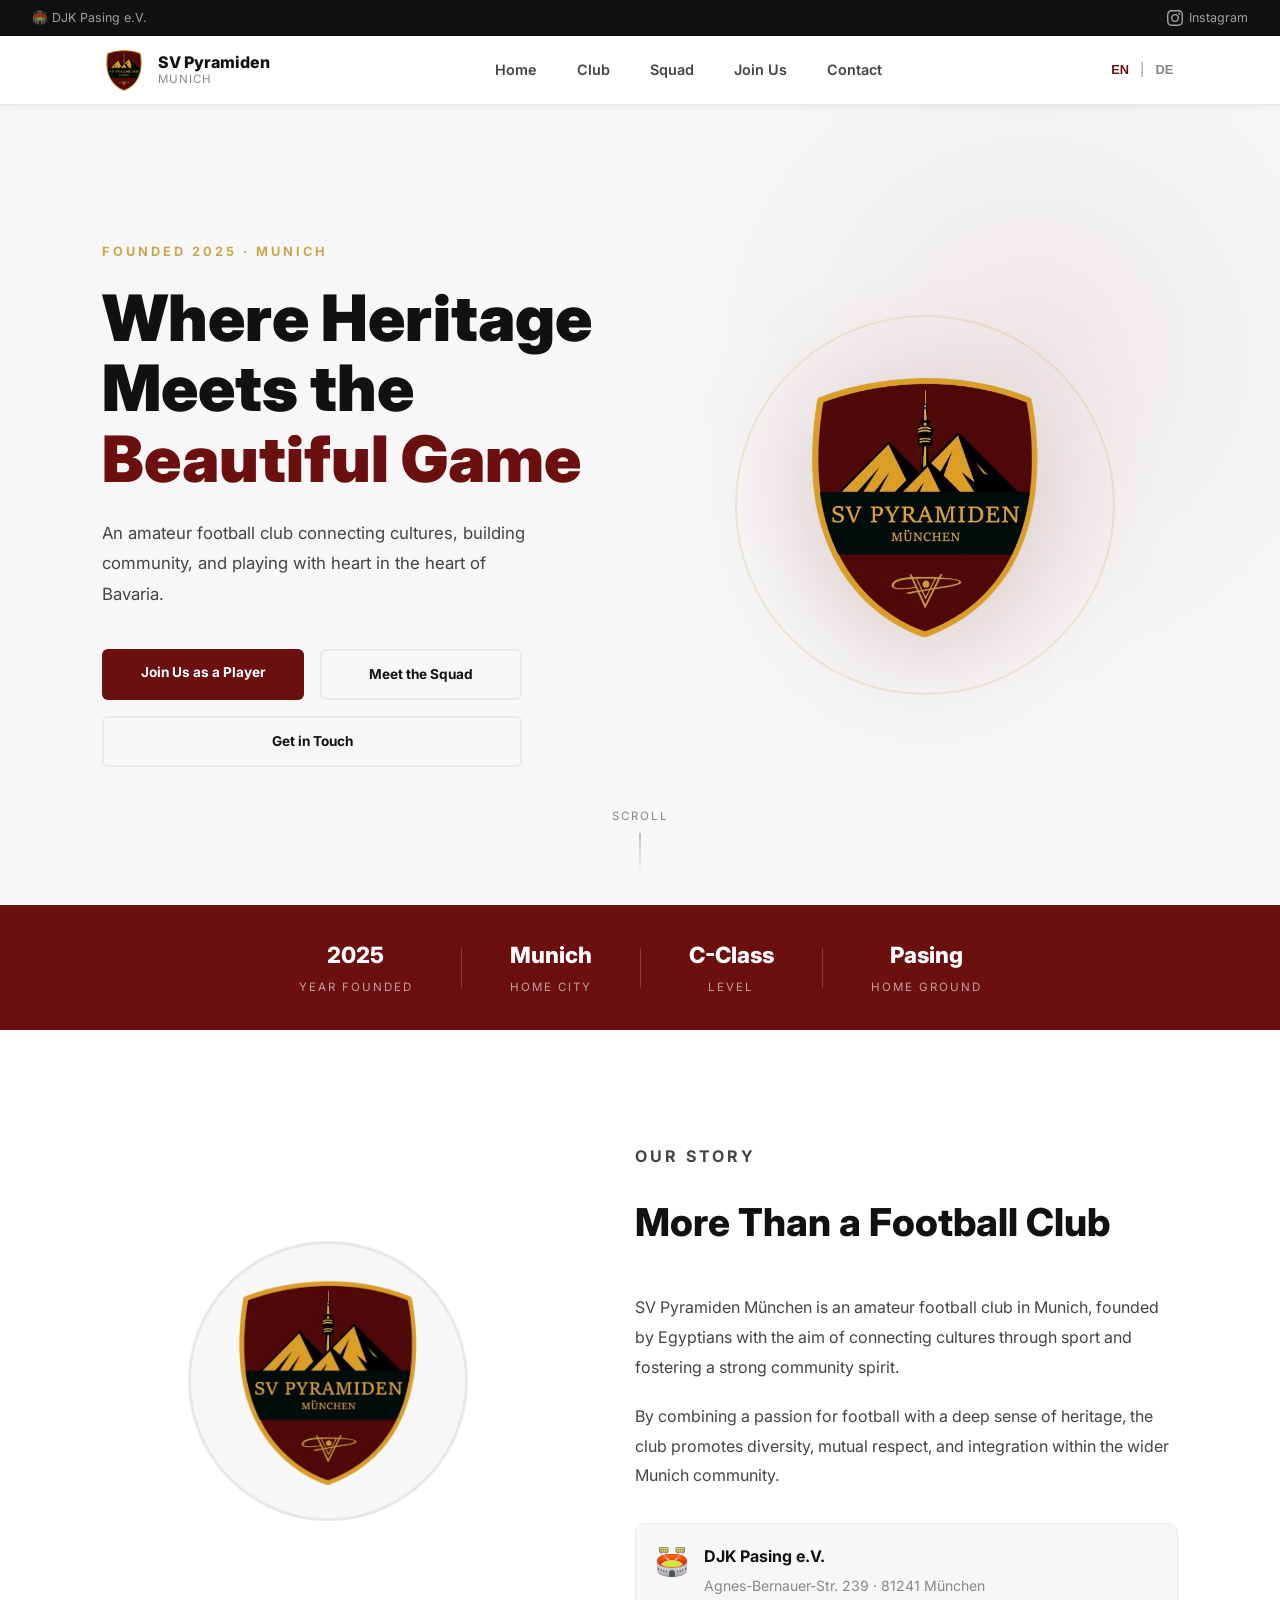
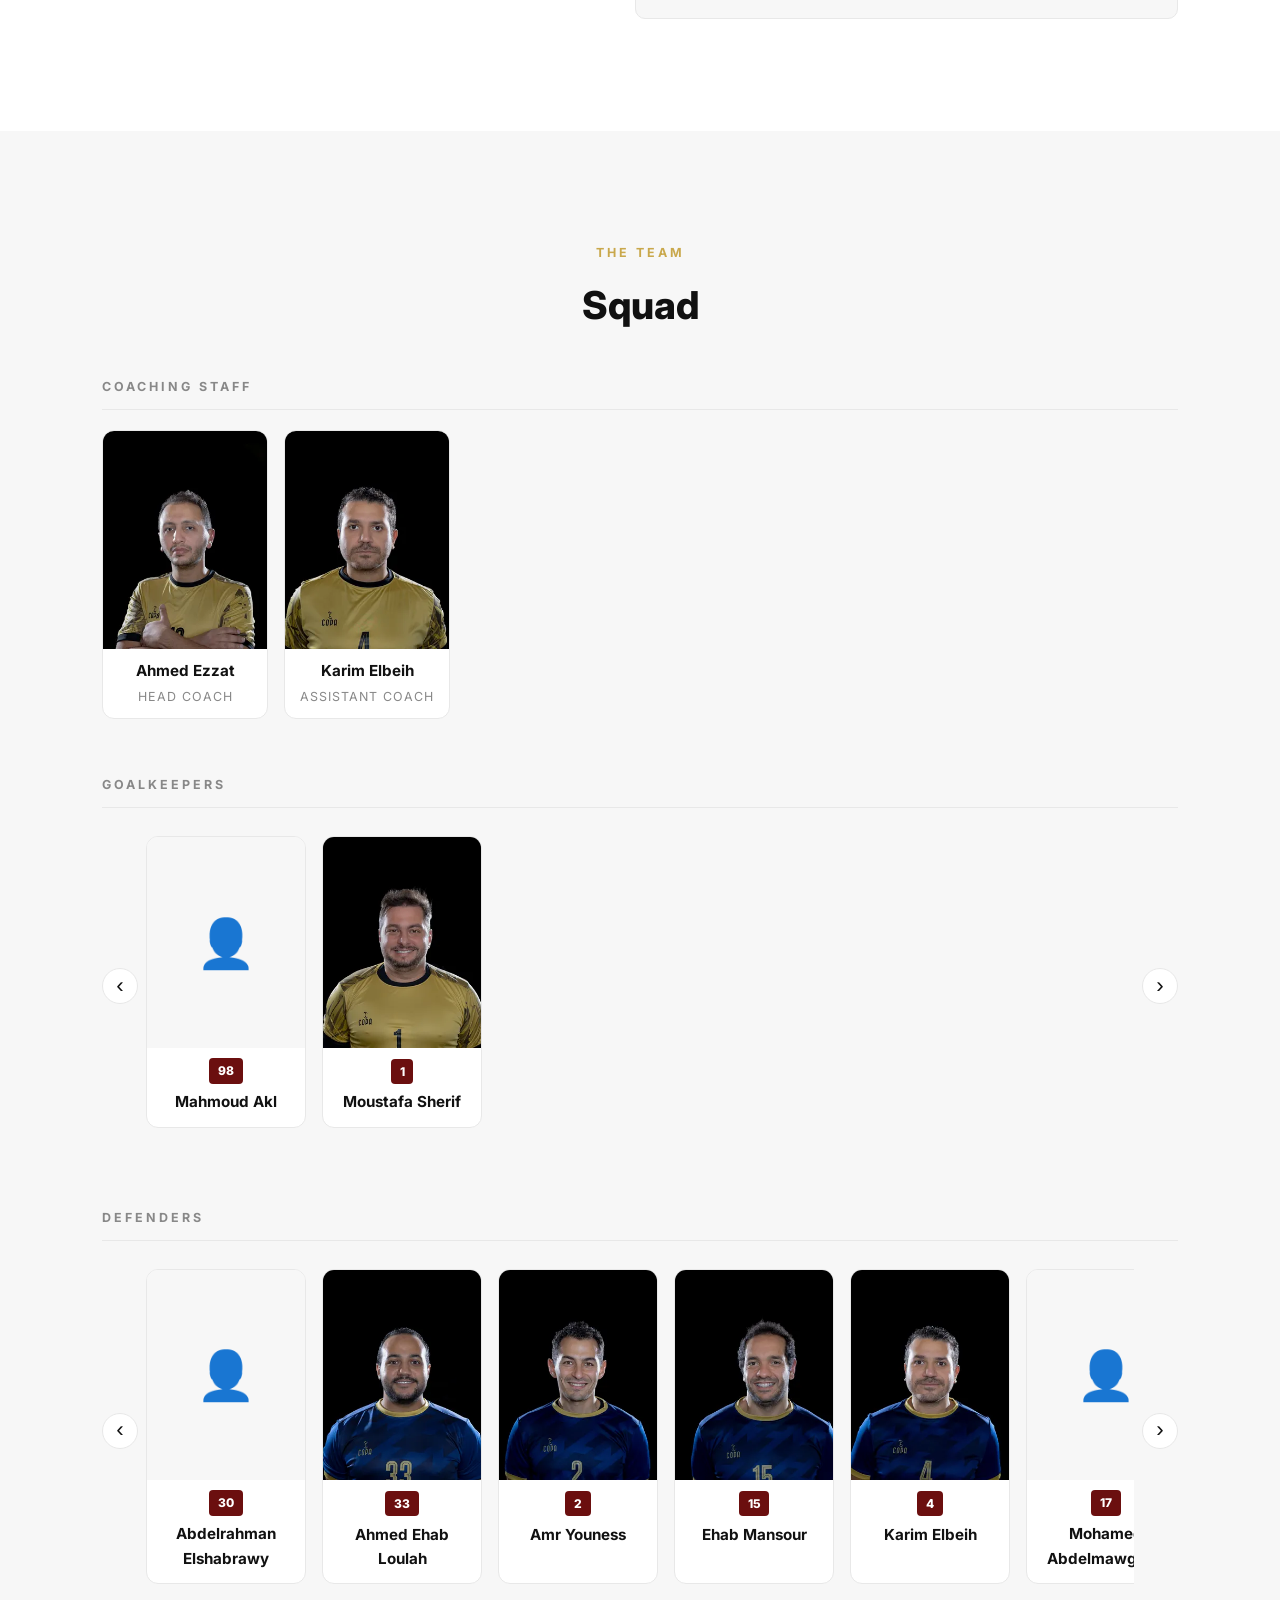
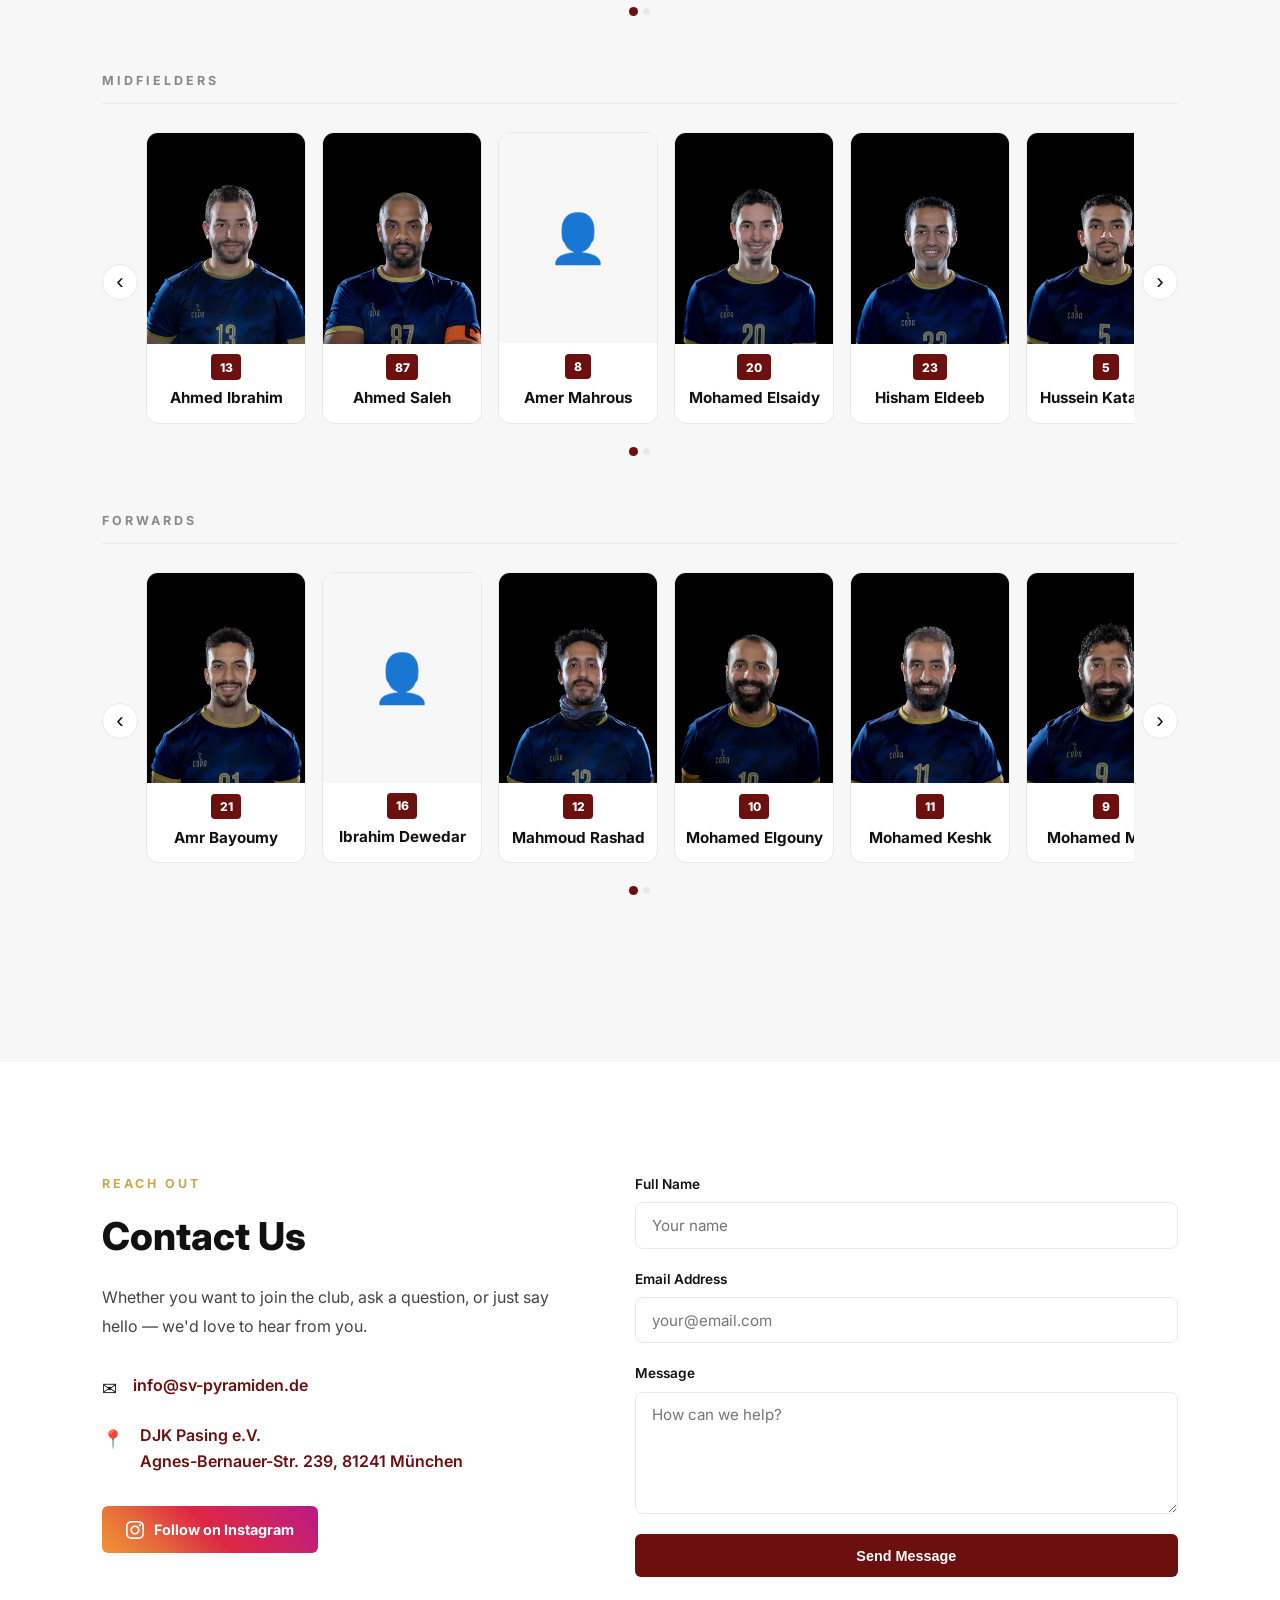
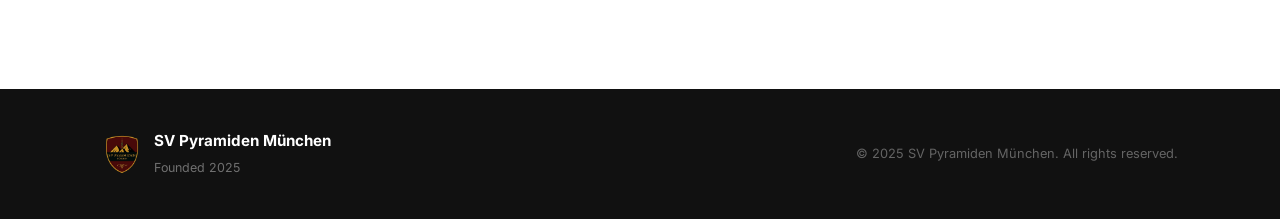
<file: index.html>
<!DOCTYPE html>
<html lang="en">
<head>
  <meta charset="UTF-8" />
  <meta name="viewport" content="width=device-width, initial-scale=1.0" />
  <title>SV Pyramiden München</title>
  <link rel="preconnect" href="https://fonts.googleapis.com" />
  <link rel="preconnect" href="https://fonts.gstatic.com" crossorigin />
  <link href="https://fonts.googleapis.com/css2?family=Inter:wght@400;500;600;700;800;900&display=swap" rel="stylesheet" />
  <link rel="stylesheet" href="styles.css" />
</head>
<body>

  <!-- Top bar -->
  <div class="topbar">
    <span>🏟️ DJK Pasing e.V.</span>
    <div class="topbar-right">
      <a href="https://www.instagram.com/muenchenerpyramiden/" target="_blank" rel="noopener">
        <svg width="16" height="16" viewBox="0 0 24 24" fill="currentColor"><path d="M12 2.163c3.204 0 3.584.012 4.85.07 3.252.148 4.771 1.691 4.919 4.919.058 1.265.069 1.645.069 4.849 0 3.205-.012 3.584-.069 4.849-.149 3.225-1.664 4.771-4.919 4.919-1.266.058-1.644.07-4.85.07-3.204 0-3.584-.012-4.849-.07-3.26-.149-4.771-1.699-4.919-4.92-.058-1.265-.07-1.644-.07-4.849 0-3.204.013-3.583.07-4.849.149-3.227 1.664-4.771 4.919-4.919 1.266-.057 1.645-.069 4.849-.069zm0-2.163c-3.259 0-3.667.014-4.947.072-4.358.2-6.78 2.618-6.98 6.98-.059 1.281-.073 1.689-.073 4.948 0 3.259.014 3.668.072 4.948.2 4.358 2.618 6.78 6.98 6.98 1.281.058 1.689.072 4.948.072 3.259 0 3.668-.014 4.948-.072 4.354-.2 6.782-2.618 6.979-6.98.059-1.28.073-1.689.073-4.948 0-3.259-.014-3.667-.072-4.947-.196-4.354-2.617-6.78-6.979-6.98-1.281-.059-1.69-.073-4.949-.073zm0 5.838c-3.403 0-6.162 2.759-6.162 6.162s2.759 6.163 6.162 6.163 6.162-2.759 6.162-6.163c0-3.403-2.759-6.162-6.162-6.162zm0 10.162c-2.209 0-4-1.79-4-4 0-2.209 1.791-4 4-4s4 1.791 4 4c0 2.21-1.791 4-4 4zm6.406-11.845c-.796 0-1.441.645-1.441 1.44s.645 1.44 1.441 1.44c.795 0 1.439-.645 1.439-1.44s-.644-1.44-1.439-1.44z"/></svg>
        Instagram
      </a>
    </div>
  </div>

  <!-- Navbar -->
  <nav class="navbar">
    <div class="nav-inner">
      <a href="#home" class="nav-brand">
        <img src="Logo-removebg-preview.png" alt="SV Pyramiden München" class="nav-logo" />
        <div class="nav-brand-text">
          <span class="nav-title">SV Pyramiden</span>
          <span class="nav-sub" data-i18n="nav_sub">Munich</span>
        </div>
      </a>
      <ul class="nav-links">
        <li><a href="#home" data-i18n="nav_home">Home</a></li>
        <li><a href="#about" data-i18n="nav_club">Club</a></li>
        <li><a href="#squad" data-i18n="nav_squad">Squad</a></li>
        <li><a href="join.html" data-i18n="nav_join">Join Us</a></li>
        <li><a href="#contact" data-i18n="nav_contact">Contact</a></li>
      </ul>
      <div class="lang-toggle">
        <button class="lang-btn active" data-lang="en">EN</button>
        <span>|</span>
        <button class="lang-btn" data-lang="de">DE</button>
      </div>
      <button class="nav-toggle" aria-label="Toggle menu">
        <span></span><span></span><span></span>
      </button>
    </div>
  </nav>

  <!-- Hero -->
  <section id="home" class="hero">
    <div class="hero-bg"><div class="hero-bg-shape"></div></div>
    <div class="hero-inner">
      <div class="hero-text">
        <p class="hero-eyebrow" data-i18n="hero_eyebrow">Founded 2025 · München</p>
        <h1 data-i18n="hero_title">Where Heritage<br />Meets the<br /><em>Beautiful Game</em></h1>
        <p class="hero-desc" data-i18n="hero_desc">An amateur football club connecting cultures, building community, and playing with heart in the heart of Bavaria.</p>
        <div class="hero-cta">
          <a href="join.html" class="btn-primary" data-i18n="hero_cta3">Join Us as a Player</a>
          <a href="#squad" class="btn-outline" data-i18n="hero_cta1">Meet the Squad</a>
          <a href="#contact" class="btn-outline" data-i18n="hero_cta2">Get in Touch</a>
        </div>
      </div>
      <div class="hero-logo-wrap">
        <div class="hero-logo-ring"></div>
        <img src="Logo-removebg-preview.png" alt="SV Pyramiden München" class="hero-logo" />
      </div>
    </div>
    <div class="hero-scroll-hint">
      <span>Scroll</span>
      <div class="scroll-line"></div>
    </div>
  </section>

  <!-- Info Strip -->
  <div class="info-strip">
    <div class="info-strip-inner">
      <div class="info-item"><span class="info-num">2025</span><span class="info-label" data-i18n="info_founded">Year Founded</span></div>
      <div class="info-divider"></div>
      <div class="info-item"><span class="info-num">Munich</span><span class="info-label" data-i18n="info_city">Home City</span></div>
      <div class="info-divider"></div>
      <div class="info-item"><span class="info-num" data-i18n="info_level">C-Class</span><span class="info-label" data-i18n="info_level_label">Level</span></div>
      <div class="info-divider"></div>
      <div class="info-item"><span class="info-num">Pasing</span><span class="info-label" data-i18n="info_ground">Home Ground</span></div>
    </div>
  </div>

  <!-- About -->
  <section id="about" class="about">
    <div class="container">
      <div class="about-inner">
        <div class="about-visual">
          <div class="about-badge">
            <img src="Logo-removebg-preview.png" alt="Club Crest" />
          </div>
          <div class="about-accent-block"></div>
        </div>
        <div class="about-content">
          <p class="section-eyebrow" data-i18n="about_eyebrow">Our Story</p>
          <h2 data-i18n="about_title">More Than a Football Club</h2>
          <p data-i18n="about_p1">SV Pyramiden München is an amateur football club in Munich, founded by Egyptians with the aim of connecting cultures through sport and fostering a strong community spirit.</p>
          <p data-i18n="about_p2">By combining a passion for football with a deep sense of heritage, the club promotes diversity, mutual respect, and integration within the wider Munich community.</p>
          <div class="about-ground">
            <div class="ground-icon-wrap">
              <img src="stadium.svg" alt="Stadium" width="32" height="32" />
            </div>
            <div>
              <a href="https://maps.app.goo.gl/WJLMsqTq4LbfnU8UA" target="_blank" rel="noopener"><strong>DJK Pasing e.V.</strong></a>
              <span>Agnes-Bernauer-Str. 239 · 81241 München</span>
            </div>
          </div>
        </div>
      </div>
    </div>
  </section>

  <!-- Squad -->
  <section id="squad" class="squad">
    <div class="container">
      <p class="section-eyebrow center" data-i18n="squad_eyebrow">The Team</p>
      <h2 class="center" data-i18n="squad_title">Squad</h2>

      <!-- Coaching Staff -->
      <div class="squad-block">
        <h3 class="squad-group-title" data-i18n="coaching_staff">Coaching Staff</h3>
        <div class="staff-grid">
          <div class="staff-card">
            <img src="images/players/Trainer.webp" alt="Ahmed Ezzat" loading="lazy" class="player-img" />
            <div class="player-card-body">
              <p class="staff-name">Ahmed Ezzat</p>
              <p class="staff-role" data-i18n="head_coach">Head Coach</p>
            </div>
          </div>
          <div class="staff-card">
            <img src="images/players/Cotrainer.webp" alt="Karim Elbeih" loading="lazy" class="player-img" />
            <div class="player-card-body">
              <p class="staff-name">Karim Elbeih</p>
              <p class="staff-role" data-i18n="asst_coach">Assistant Coach</p>
            </div>
          </div>

        </div>
      </div>

      <!-- Goalkeepers Carousel -->
      <div class="squad-block">
        <h3 class="squad-group-title" data-i18n="pos_goalkeepers">Goalkeepers</h3>
        <div class="carousel-wrap">
          <button class="carousel-btn prev" aria-label="Previous">&#8249;</button>
          <div class="carousel-track">
            <div class="player-card"><div class="player-avatar-wrap"><div class="player-avatar">&#128100;</div></div><div class="player-card-body"><div class="player-num-badge">98</div><p class="player-name">Mahmoud Akl</p><p class="player-pos">Goalkeeper</p></div></div>
            <div class="player-card"><img src="images/players/Sherif_GK_1.webp" alt="Moustafa Sherif" loading="lazy" class="player-img" /><div class="player-card-body"><div class="player-num-badge">1</div><p class="player-name">Moustafa Sherif</p><p class="player-pos">Goalkeeper</p></div></div>
          </div>
          <button class="carousel-btn next" aria-label="Next">&#8250;</button>
        </div>
        <div class="carousel-dots"></div>
      </div>

      <!-- Defenders Carousel -->
      <div class="squad-block">
        <h3 class="squad-group-title" data-i18n="pos_defenders">Defenders</h3>
        <div class="carousel-wrap">
          <button class="carousel-btn prev" aria-label="Previous">&#8249;</button>
          <div class="carousel-track">
            <div class="player-card"><div class="player-avatar-wrap"><div class="player-avatar">&#128100;</div></div><div class="player-card-body"><div class="player-num-badge">30</div><p class="player-name">Abdelrahman Elshabrawy</p><p class="player-pos">Defender</p></div></div>
            <div class="player-card"><img src="images/players/Ahmed_Ehab_1.webp" alt="Ahmed Ehab Loulah" loading="lazy" class="player-img" /><div class="player-card-body"><div class="player-num-badge">33</div><p class="player-name">Ahmed Ehab Loulah</p><p class="player-pos">Defender</p></div></div>
            <div class="player-card"><img src="images/players/Amr_Younis_1.webp" alt="Amr Youness" loading="lazy" class="player-img" /><div class="player-card-body"><div class="player-num-badge">2</div><p class="player-name">Amr Youness</p><p class="player-pos">Defender</p></div></div>
            <div class="player-card"><img src="images/players/Ehab_1.webp" alt="Ehab Mansour" loading="lazy" class="player-img" /><div class="player-card-body"><div class="player-num-badge">15</div><p class="player-name">Ehab Mansour</p><p class="player-pos">Defender</p></div></div>
            <div class="player-card"><img src="images/players/KarimElbeih_1.webp" alt="Karim Elbeih" loading="lazy" class="player-img" /><div class="player-card-body"><div class="player-num-badge">4</div><p class="player-name">Karim Elbeih</p><p class="player-pos">Defender</p></div></div>
            <div class="player-card"><div class="player-avatar-wrap"><div class="player-avatar">&#128100;</div></div><div class="player-card-body"><div class="player-num-badge">17</div><p class="player-name">Mohamed Abdelmawgoud</p><p class="player-pos">Defender</p></div></div>
            <div class="player-card"><img src="images/players/Adel_LB_1.webp" alt="Mohamed Adel" loading="lazy" class="player-img" /><div class="player-card-body"><div class="player-num-badge">6</div><p class="player-name">Mohamed Adel</p><p class="player-pos">Defender</p></div></div>
            <div class="player-card"><img src="images/players/Hosny_1.webp" alt="Mohamed Hosny" loading="lazy" class="player-img" /><div class="player-card-body"><div class="player-num-badge">3</div><p class="player-name">Mohamed Hosny</p><p class="player-pos">Defender</p></div></div>
            <div class="player-card"><img src="images/players/Mohamed_Hussein_1.webp" alt="Mohamed Hussein Sonic" loading="lazy" class="player-img" /><div class="player-card-body"><div class="player-num-badge">7</div><p class="player-name">Mohamed Hussein Sonic</p><p class="player-pos">Defender</p></div></div>
            <div class="player-card"><img src="images/players/Fikry_1.webp" alt="Mostafa Fikry" loading="lazy" class="player-img" /><div class="player-card-body"><div class="player-num-badge">25</div><p class="player-name">Mostafa Fikry</p><p class="player-pos">Defender</p></div></div>
            <div class="player-card"><img src="images/players/Shika_1.webp" alt="Mustafa Mahgoub" loading="lazy" class="player-img" /><div class="player-card-body"><div class="player-num-badge">66</div><p class="player-name">Mustafa Mahgoub</p><p class="player-pos">Defender</p></div></div>
            <div class="player-card"><img src="images/players/Ramy_1.webp" alt="Ramy Marghany" loading="lazy" class="player-img" /><div class="player-card-body"><div class="player-num-badge">18</div><p class="player-name">Ramy Marghany</p><p class="player-pos">Defender</p></div></div>
          </div>
          <button class="carousel-btn next" aria-label="Next">&#8250;</button>
        </div>
        <div class="carousel-dots"></div>
      </div>

      <!-- Midfielders Carousel -->
      <div class="squad-block">
        <h3 class="squad-group-title" data-i18n="pos_midfielders">Midfielders</h3>
        <div class="carousel-wrap">
          <button class="carousel-btn prev" aria-label="Previous">&#8249;</button>
          <div class="carousel-track">
            <div class="player-card"><img src="images/players/Ahmed_Ibrahim_1.webp" alt="Ahmed Ibrahim" loading="lazy" class="player-img" /><div class="player-card-body"><div class="player-num-badge">13</div><p class="player-name">Ahmed Ibrahim</p><p class="player-pos">Midfielder</p></div></div>
            <div class="player-card"><img src="images/players/Saleh_Cap.webp" alt="Ahmed Saleh" loading="lazy" class="player-img" /><div class="player-card-body"><div class="player-num-badge">87</div><p class="player-name">Ahmed Saleh</p><p class="player-pos">Midfielder</p></div></div>
            <div class="player-card"><div class="player-avatar-wrap"><div class="player-avatar">&#128100;</div></div><div class="player-card-body"><div class="player-num-badge">8</div><p class="player-name">Amer Mahrous</p><p class="player-pos">Midfielder</p></div></div>
            <div class="player-card"><img src="images/players/Elsaidy_1.webp" alt="Mohamed Elsaidy" loading="lazy" class="player-img" /><div class="player-card-body"><div class="player-num-badge">20</div><p class="player-name">Mohamed Elsaidy</p><p class="player-pos">Midfielder</p></div></div>
            <div class="player-card"><img src="images/players/Eldeeb_1.webp" alt="Hisham Eldeeb" loading="lazy" class="player-img" /><div class="player-card-body"><div class="player-num-badge">23</div><p class="player-name">Hisham Eldeeb</p><p class="player-pos">Midfielder</p></div></div>
            <div class="player-card"><img src="images/players/Katamish_1.webp" alt="Hussein Katamish" loading="lazy" class="player-img" /><div class="player-card-body"><div class="player-num-badge">5</div><p class="player-name">Hussein Katamish</p><p class="player-pos">Midfielder</p></div></div>
            <div class="player-card"><img src="images/players/Mohamed_Ali_Adel_Cap.webp" alt="Mohamed Ali" loading="lazy" class="player-img" /><div class="player-card-body"><div class="player-num-badge">14</div><p class="player-name">Mohamed Ali</p><p class="player-pos">Midfielder</p></div></div>
            <div class="player-card"><img src="images/players/Eslam_1.webp" alt="Mohamed Eslam" loading="lazy" class="player-img" /><div class="player-card-body"><div class="player-num-badge">22</div><p class="player-name">Mohamed Eslam</p><p class="player-pos">Midfielder</p></div></div>
            <div class="player-card"><div class="player-avatar-wrap"><div class="player-avatar">&#128100;</div></div><div class="player-card-body"><div class="player-num-badge">27</div><p class="player-name">Mohamed Ezzat</p><p class="player-pos">Midfielder</p></div></div>
            <div class="player-card"><div class="player-avatar-wrap"><div class="player-avatar">&#128100;</div></div><div class="player-card-body"><div class="player-num-badge">24</div><p class="player-name">Mustafa Talaat</p><p class="player-pos">Midfielder</p></div></div>
            <div class="player-card"><div class="player-avatar-wrap"><div class="player-avatar">&#128100;</div></div><div class="player-card-body"><div class="player-num-badge">26</div><p class="player-name">Mohamed Eissa</p><p class="player-pos">Midfielder</p></div></div>
          </div>
          <button class="carousel-btn next" aria-label="Next">&#8250;</button>
        </div>
        <div class="carousel-dots"></div>
      </div>

      <!-- Forwards Carousel -->
      <div class="squad-block">
        <h3 class="squad-group-title" data-i18n="pos_forwards">Forwards</h3>
        <div class="carousel-wrap">
          <button class="carousel-btn prev" aria-label="Previous">&#8249;</button>
          <div class="carousel-track">
            <div class="player-card"><img src="images/players/Amr_Bayoumy_1.webp" alt="Amr Bayoumy" loading="lazy" class="player-img" /><div class="player-card-body"><div class="player-num-badge">21</div><p class="player-name">Amr Bayoumy</p><p class="player-pos">Forward</p></div></div>
            <div class="player-card"><div class="player-avatar-wrap"><div class="player-avatar">&#128100;</div></div><div class="player-card-body"><div class="player-num-badge">16</div><p class="player-name">Ibrahim Dewedar</p><p class="player-pos">Forward</p></div></div>
            <div class="player-card"><img src="images/players/Rashad_1.webp" alt="Mahmoud Rashad" loading="lazy" class="player-img" /><div class="player-card-body"><div class="player-num-badge">12</div><p class="player-name">Mahmoud Rashad</p><p class="player-pos">Forward</p></div></div>
            <div class="player-card"><img src="images/players/Elgouny_1.webp" alt="Mohamed Elgouny" loading="lazy" class="player-img" /><div class="player-card-body"><div class="player-num-badge">10</div><p class="player-name">Mohamed Elgouny</p><p class="player-pos">Forward</p></div></div>
            <div class="player-card"><img src="images/players/Keshk_1.webp" alt="Mohamed Keshk" loading="lazy" class="player-img" /><div class="player-card-body"><div class="player-num-badge">11</div><p class="player-name">Mohamed Keshk</p><p class="player-pos">Forward</p></div></div>
            <div class="player-card"><img src="images/players/Moaz_1.webp" alt="Mohamed Moaz" loading="lazy" class="player-img" /><div class="player-card-body"><div class="player-num-badge">9</div><p class="player-name">Mohamed Moaz</p><p class="player-pos">Forward</p></div></div>
            <div class="player-card"><img src="images/players/Zomor_1.webp" alt="Tarek Elzomor" loading="lazy" class="player-img" /><div class="player-card-body"><div class="player-num-badge">19</div><p class="player-name">Tarek Elzomor</p><p class="player-pos">Forward</p></div></div>
          </div>
          <button class="carousel-btn next" aria-label="Next">&#8250;</button>
        </div>
        <div class="carousel-dots"></div>
      </div>

    </div>
  </section>

  <!-- Contact -->
  <section id="contact" class="contact">
    <div class="container">
      <div class="contact-inner">
        <div class="contact-left">
          <p class="section-eyebrow" data-i18n="contact_eyebrow">Reach Out</p>
          <h2 data-i18n="contact_title">Contact Us</h2>
          <p class="contact-desc" data-i18n="contact_desc">Whether you want to join the club, ask a question, or just say hello — we'd love to hear from you.</p>
          <div class="contact-details">
            <div class="contact-row">
              <div class="contact-icon-wrap">&#9993;</div>
              <a href="mailto:info@sv-pyramiden.de">info@sv-pyramiden.de</a>
            </div>
            <div class="contact-row">
              <div class="contact-icon-wrap">&#128205;</div>
              <a href="https://maps.app.goo.gl/WJLMsqTq4LbfnU8UA" target="_blank" rel="noopener">DJK Pasing e.V.<br />Agnes-Bernauer-Str. 239, 81241 München</a>
            </div>
          </div>
          <a href="https://www.instagram.com/muenchenerpyramiden/" target="_blank" rel="noopener" class="instagram-btn">
            <svg width="18" height="18" viewBox="0 0 24 24" fill="currentColor"><path d="M12 2.163c3.204 0 3.584.012 4.85.07 3.252.148 4.771 1.691 4.919 4.919.058 1.265.069 1.645.069 4.849 0 3.205-.012 3.584-.069 4.849-.149 3.225-1.664 4.771-4.919 4.919-1.266.058-1.644.07-4.85.07-3.204 0-3.584-.012-4.849-.07-3.26-.149-4.771-1.699-4.919-4.92-.058-1.265-.07-1.644-.07-4.849 0-3.204.013-3.583.07-4.849.149-3.227 1.664-4.771 4.919-4.919 1.266-.057 1.645-.069 4.849-.069zm0-2.163c-3.259 0-3.667.014-4.947.072-4.358.2-6.78 2.618-6.98 6.98-.059 1.281-.073 1.689-.073 4.948 0 3.259.014 3.668.072 4.948.2 4.358 2.618 6.78 6.98 6.98 1.281.058 1.689.072 4.948.072 3.259 0 3.668-.014 4.948-.072 4.354-.2 6.782-2.618 6.979-6.98.059-1.28.073-1.689.073-4.948 0-3.259-.014-3.667-.072-4.947-.196-4.354-2.617-6.78-6.979-6.98-1.281-.059-1.69-.073-4.949-.073zm0 5.838c-3.403 0-6.162 2.759-6.162 6.162s2.759 6.163 6.162 6.163 6.162-2.759 6.162-6.163c0-3.403-2.759-6.162-6.162-6.162zm0 10.162c-2.209 0-4-1.79-4-4 0-2.209 1.791-4 4-4s4 1.791 4 4c0 2.21-1.791 4-4 4zm6.406-11.845c-.796 0-1.441.645-1.441 1.44s.645 1.44 1.441 1.44c.795 0 1.439-.645 1.439-1.44s-.644-1.44-1.439-1.44z"/></svg>
            Follow on Instagram
          </a>
        </div>
        <form class="contact-form" action="https://formspree.io/f/maqvnqae" method="POST">
          <div class="form-group">
            <label for="name" data-i18n="form_name">Full Name</label>
            <input type="text" id="name" name="name" data-i18n-placeholder="form_name_ph" placeholder="Your name" required />
          </div>
          <div class="form-group">
            <label for="email" data-i18n="form_email">Email Address</label>
            <input type="email" id="email" name="email" placeholder="your@email.com" required />
          </div>
          <div class="form-group">
            <label for="message" data-i18n="form_msg">Message</label>
            <textarea id="message" name="message" rows="5" data-i18n-placeholder="form_msg_ph" placeholder="How can we help?" required></textarea>
          </div>
          <button type="submit" class="btn-primary full" data-i18n="form_submit">Send Message</button>
        </form>
      </div>
    </div>
  </section>

  <!-- Footer -->
  <footer class="footer">
    <div class="container">
      <div class="footer-inner">
        <div class="footer-brand">
          <img src="Logo-removebg-preview.png" alt="SV Pyramiden München" />
          <div>
            <strong>SV Pyramiden München</strong>
            <span data-i18n="footer_founded">Founded 2025</span>
          </div>
        </div>
        <p class="footer-copy" data-i18n="footer_copy">&copy; 2025 SV Pyramiden München. All rights reserved.</p>
      </div>
    </div>
  </footer>

  <script src="main.js"></script>
</body>
</html>
</file>
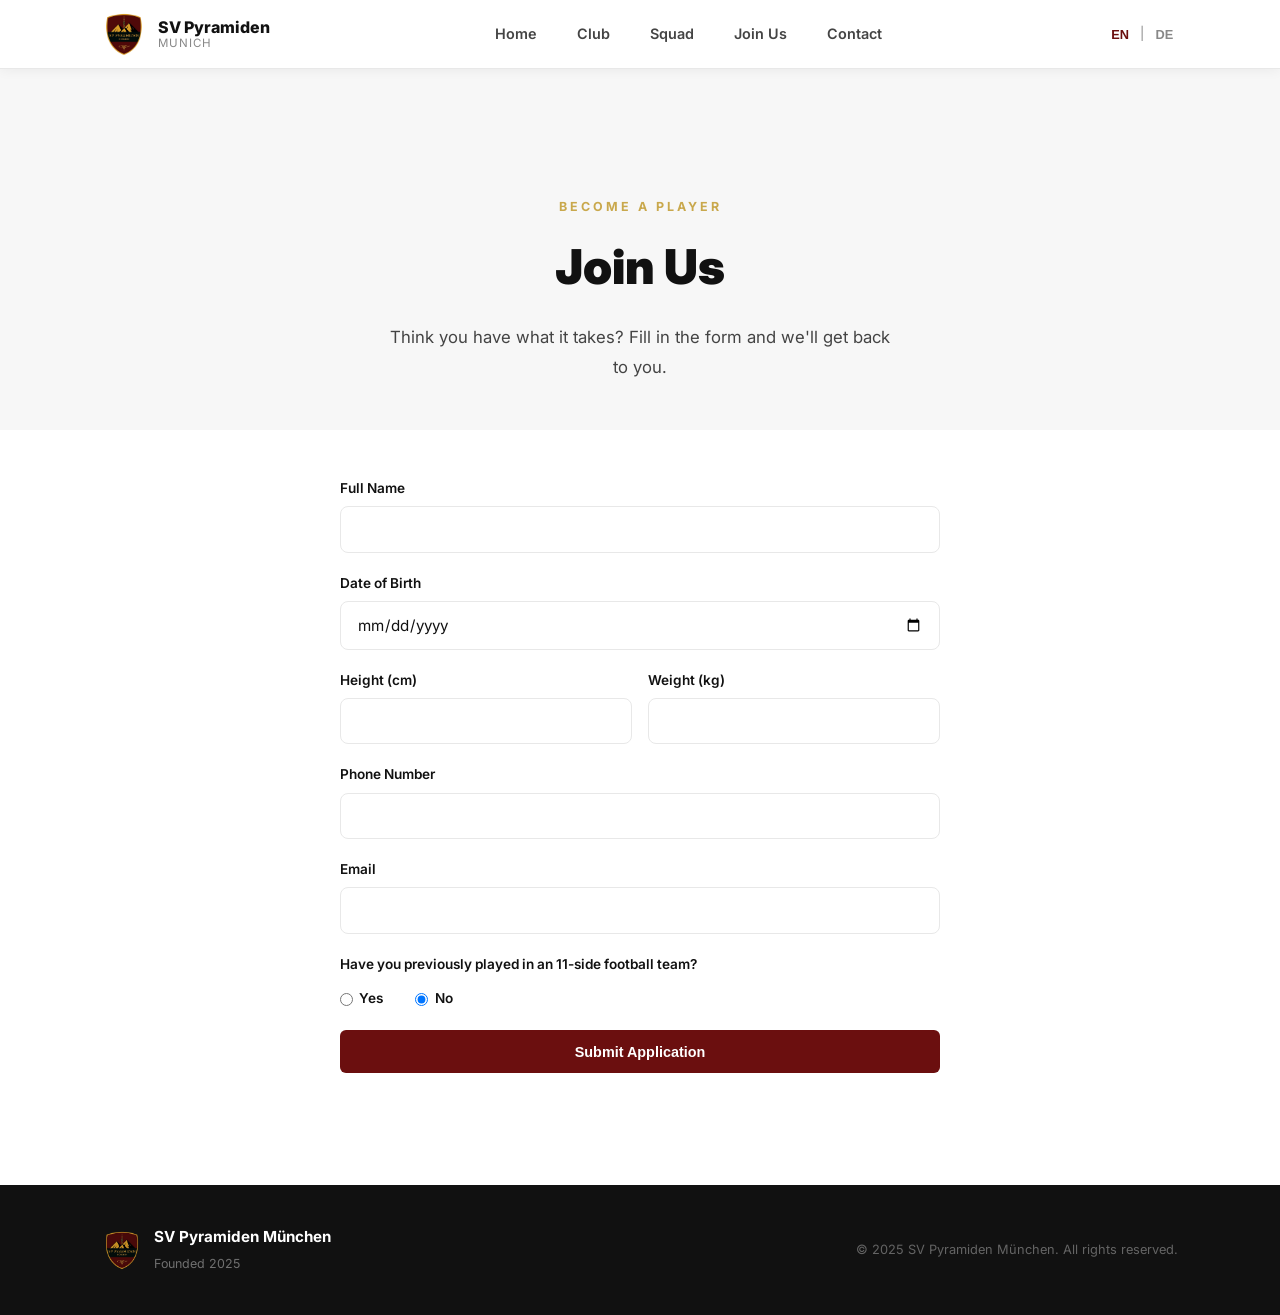
<file: join.html>
<!DOCTYPE html>
<html lang="en">
<head>
  <meta charset="UTF-8" />
  <meta name="viewport" content="width=device-width, initial-scale=1.0" />
  <title>Join Us — SV Pyramiden München</title>
  <link rel="preconnect" href="https://fonts.googleapis.com" />
  <link rel="preconnect" href="https://fonts.gstatic.com" crossorigin />
  <link href="https://fonts.googleapis.com/css2?family=Inter:wght@400;500;600;700;800;900&display=swap" rel="stylesheet" />
  <link rel="stylesheet" href="styles.css" />
</head>
<body>

  <!-- Navbar -->
  <nav class="navbar">
    <div class="nav-inner">
      <a href="index.html" class="nav-brand">
        <img src="Logo-removebg-preview.png" alt="SV Pyramiden München" class="nav-logo" />
        <div class="nav-brand-text">
          <span class="nav-title">SV Pyramiden</span>
          <span class="nav-sub" data-i18n="nav_sub">Munich</span>
        </div>
      </a>
      <ul class="nav-links">
        <li><a href="index.html" data-i18n="nav_home">Home</a></li>
        <li><a href="index.html#about" data-i18n="nav_club">Club</a></li>
        <li><a href="index.html#squad" data-i18n="nav_squad">Squad</a></li>
        <li><a href="join.html" class="active" data-i18n="nav_join">Join Us</a></li>
        <li><a href="index.html#contact" data-i18n="nav_contact">Contact</a></li>
      </ul>
      <div class="lang-toggle">
        <button class="lang-btn active" data-lang="en">EN</button>
        <span>|</span>
        <button class="lang-btn" data-lang="de">DE</button>
      </div>
      <button class="nav-toggle" aria-label="Toggle menu">
        <span></span><span></span><span></span>
      </button>
    </div>
  </nav>

  <!-- Join Hero -->
  <section class="join-hero">
    <div class="container">
      <p class="section-eyebrow" data-i18n="join_eyebrow">Become a Player</p>
      <h1 data-i18n="join_title">Join Us</h1>
      <p class="join-hero-desc" data-i18n="join_desc">Think you have what it takes? Fill in the form and we'll get back to you.</p>
    </div>
  </section>

  <!-- Join Form -->
  <section class="join-form-section">
    <div class="container">
      <form class="join-form" action="https://formspree.io/f/maqvnqae" method="POST">
        <input type="hidden" name="_subject" value="New Player Registration" />

        <div class="form-group">
          <label for="join-name" data-i18n="join_name">Full Name</label>
          <input type="text" id="join-name" name="Full Name" required />
        </div>

        <div class="form-group">
          <label for="join-dob" data-i18n="join_dob">Date of Birth</label>
          <input type="date" id="join-dob" name="Date of Birth" required />
        </div>

        <div class="form-row">
          <div class="form-group">
            <label for="join-height" data-i18n="join_height">Height (cm)</label>
            <input type="number" id="join-height" name="Height (cm)" required />
          </div>
          <div class="form-group">
            <label for="join-weight" data-i18n="join_weight">Weight (kg)</label>
            <input type="number" id="join-weight" name="Weight (kg)" required />
          </div>
        </div>

        <div class="form-group">
          <label for="join-phone" data-i18n="join_phone">Phone Number</label>
          <input type="tel" id="join-phone" name="Phone" required />
        </div>

        <div class="form-group">
          <label for="join-email" data-i18n="join_email">Email</label>
          <input type="email" id="join-email" name="Email" required />
        </div>

        <div class="form-group">
          <label data-i18n="join_prev">Have you previously played in an 11-side football team?</label>
          <div class="radio-row">
            <label><input type="radio" name="Previous 11-side" value="Yes" id="prev-yes" /> <span data-i18n="join_yes">Yes</span></label>
            <label><input type="radio" name="Previous 11-side" value="No" id="prev-no" checked /> <span data-i18n="join_no">No</span></label>
          </div>
        </div>

        <div id="prev-details" class="prev-details hidden">
          <div class="form-group">
            <label for="join-club" data-i18n="join_club">Club / Team Name</label>
            <input type="text" id="join-club" name="Previous Club" />
          </div>

          <div class="form-row">
            <div class="form-group">
              <label for="join-from" data-i18n="join_from">From</label>
              <input type="text" id="join-from" name="Period From" placeholder="e.g. 2020" />
            </div>
            <div class="form-group">
              <label for="join-to" data-i18n="join_to">To</label>
              <input type="text" id="join-to" name="Period To" placeholder="e.g. 2023" />
            </div>
          </div>

          <div class="form-row">
            <div class="form-group">
              <label for="join-pos1" data-i18n="join_pos1">Main Position</label>
              <select id="join-pos1" name="Main Position">
                <option value="Goalkeeper">Goalkeeper</option>
                <option value="Defender">Defender</option>
                <option value="Midfielder">Midfielder</option>
                <option value="Forward">Forward</option>
              </select>
            </div>
            <div class="form-group">
              <label for="join-pos2" data-i18n="join_pos2">Secondary Position</label>
              <select id="join-pos2" name="Secondary Position">
                <option value="None">None</option>
                <option value="Goalkeeper">Goalkeeper</option>
                <option value="Defender">Defender</option>
                <option value="Midfielder">Midfielder</option>
                <option value="Forward">Forward</option>
              </select>
            </div>
          </div>

          <div class="form-group">
            <label data-i18n="join_registered">Are you currently registered with another club?</label>
            <div class="radio-row">
              <label><input type="radio" name="Currently Registered" value="Yes" /> <span data-i18n="join_yes">Yes</span></label>
              <label><input type="radio" name="Currently Registered" value="No" checked /> <span data-i18n="join_no">No</span></label>
            </div>
          </div>
        </div>

        <button type="submit" class="btn-primary full" data-i18n="join_submit">Submit Application</button>
      </form>
    </div>
  </section>

  <!-- Footer -->
  <footer class="footer">
    <div class="container">
      <div class="footer-inner">
        <div class="footer-brand">
          <img src="Logo-removebg-preview.png" alt="SV Pyramiden München" />
          <div>
            <strong>SV Pyramiden München</strong>
            <span data-i18n="footer_founded">Founded 2025</span>
          </div>
        </div>
        <p class="footer-copy" data-i18n="footer_copy">&copy; 2025 SV Pyramiden München. All rights reserved.</p>
      </div>
    </div>
  </footer>

  <script src="main.js"></script>
</body>
</html>
</file>
<file: styles.css>
/* ── Variables ── */
:root {
  --red:       #6b0f0f;
  --red-light: #8b1a1a;
  --gold:      #c9a84c;
  --gold-light:#e8c96a;
  --dark:      #111111;
  --mid:       #444444;
  --muted:     #888888;
  --border:    #e8e8e8;
  --bg:        #ffffff;
  --bg-soft:   #f7f7f7;
}

/* ── Reset ── */
*, *::before, *::after { box-sizing: border-box; margin: 0; padding: 0; }
html { scroll-behavior: smooth; }
body { font-family: 'Inter', sans-serif; background: var(--bg); color: var(--dark); line-height: 1.6; }
a { text-decoration: none; color: inherit; }
img { max-width: 100%; display: block; }

/* ── Container ── */
.container { max-width: 1140px; margin: 0 auto; padding: 0 2rem; }

/* ── Language Toggle ── */
.lang-toggle {
  display: flex; align-items: center; gap: 0.4rem;
  font-size: 0.8rem; color: var(--muted);
}
.lang-btn {
  background: none; border: none; cursor: pointer;
  font-size: 0.8rem; font-weight: 700; color: var(--muted);
  padding: 0.2rem 0.3rem; transition: color 0.2s;
}
.lang-btn.active { color: var(--red); }
.lang-btn:hover { color: var(--red); }

/* ── Topbar ── */
.topbar {
  background: var(--dark); color: rgba(255,255,255,0.6);
  font-size: 0.78rem; padding: 0.5rem 2rem;
  display: flex; justify-content: space-between; align-items: center;
}
.topbar-right a {
  display: flex; align-items: center; gap: 0.4rem;
  color: rgba(255,255,255,0.6); transition: color 0.2s;
}
.topbar-right a:hover { color: var(--gold); }

/* ── Navbar ── */
.navbar {
  position: sticky; top: 0; z-index: 999;
  background: var(--bg); border-bottom: 1px solid var(--border);
  box-shadow: 0 1px 12px rgba(0,0,0,0.06);
}
.nav-inner {
  max-width: 1140px; margin: 0 auto; padding: 0 2rem;
  display: flex; align-items: center; justify-content: space-between;
  height: 68px;
}
.nav-brand { display: flex; align-items: center; gap: 0.75rem; }
.nav-logo { width: 44px; height: 44px; object-fit: contain; }
.nav-brand-text { display: flex; flex-direction: column; line-height: 1.2; }
.nav-title { font-weight: 800; font-size: 1rem; color: var(--dark); }
.nav-sub { font-size: 0.72rem; color: var(--muted); text-transform: uppercase; letter-spacing: 1px; }
.nav-links { list-style: none; display: flex; gap: 2.5rem; }
.nav-links a { font-size: 0.9rem; font-weight: 600; color: var(--mid); transition: color 0.2s; }
.nav-links a:hover, .nav-links a.active { color: var(--red); }
.nav-toggle {
  display: none; flex-direction: column; gap: 5px;
  background: none; border: none; cursor: pointer; padding: 4px;
}
.nav-toggle span { display: block; width: 24px; height: 2px; background: var(--dark); border-radius: 2px; transition: all 0.3s; }

/* ── Hero ── */
.hero {
  min-height: calc(100vh - 100px);
  background: var(--bg-soft);
  position: relative; overflow: hidden;
  display: flex; align-items: center;
}
.hero-bg { position: absolute; inset: 0; pointer-events: none; }
.hero-bg-shape {
  position: absolute; right: -100px; top: -100px;
  width: 700px; height: 700px; border-radius: 50%;
  background: radial-gradient(circle, rgba(107,15,15,0.06) 0%, transparent 70%);
}
.hero-inner {
  max-width: 1140px; margin: 0 auto; padding: 5rem 2rem;
  display: grid; grid-template-columns: 1fr 1fr;
  gap: 4rem; align-items: center; width: 100%;
}
.hero-eyebrow {
  font-size: 0.8rem; font-weight: 700; letter-spacing: 3px;
  text-transform: uppercase; color: var(--gold);
  margin-bottom: 1.25rem;
}
.hero h1 {
  font-size: clamp(2.8rem, 5vw, 4.2rem);
  font-weight: 900; line-height: 1.1;
  color: var(--dark); margin-bottom: 1.5rem;
}
.hero h1 em { font-style: normal; color: var(--red); }
.hero-desc { font-size: 1.05rem; color: var(--mid); max-width: 440px; margin-bottom: 2.5rem; line-height: 1.8; }
.hero-cta { display: flex; gap: 1rem; flex-wrap: wrap; max-width: 420px; }
.hero-cta .btn-primary,
.hero-cta .btn-outline { font-size: 0.85rem; padding: 0.8rem 1.5rem; white-space: nowrap; flex: 1 1 45%; text-align: center; }
.hero-cta .btn-outline:last-child { flex: 1 1 100%; }

.btn-primary {
  background: var(--red); color: #fff;
  padding: 0.85rem 2rem; border-radius: 6px;
  font-weight: 700; font-size: 0.9rem;
  transition: background 0.2s, transform 0.15s;
  border: none; cursor: pointer; display: inline-block;
}
.btn-primary:hover { background: var(--red-light); transform: translateY(-1px); }
.btn-primary.full { width: 100%; text-align: center; }

.btn-outline {
  background: transparent; color: var(--dark);
  padding: 0.85rem 2rem; border-radius: 6px;
  font-weight: 700; font-size: 0.9rem;
  border: 2px solid var(--border);
  transition: border-color 0.2s, color 0.2s;
  display: inline-block;
}
.btn-outline:hover { border-color: var(--dark); }

.hero-logo-wrap {
  position: relative; display: flex;
  align-items: center; justify-content: center;
}
.hero-logo-ring {
  position: absolute; width: 380px; height: 380px; border-radius: 50%;
  border: 2px solid rgba(201,168,76,0.2);
}
.hero-logo {
  width: 280px; height: 280px; object-fit: contain;
  filter: drop-shadow(0 20px 60px rgba(107,15,15,0.2));
  position: relative; z-index: 1;
}
.hero-scroll-hint {
  position: absolute; bottom: 2rem; left: 50%;
  transform: translateX(-50%);
  display: flex; flex-direction: column; align-items: center; gap: 0.5rem;
  color: var(--muted); font-size: 0.72rem; letter-spacing: 2px; text-transform: uppercase;
}
.scroll-line { width: 1px; height: 40px; background: linear-gradient(to bottom, var(--muted), transparent); }

/* ── Info Strip ── */
.info-strip { background: var(--red); padding: 1.5rem 2rem; }
.info-strip-inner {
  max-width: 1140px; margin: 0 auto;
  display: flex; align-items: center; justify-content: center;
  gap: 0; flex-wrap: wrap;
}
.info-item { text-align: center; padding: 0.5rem 3rem; }
.info-num { display: block; font-size: 1.4rem; font-weight: 800; color: #fff; }
.info-label { font-size: 0.72rem; text-transform: uppercase; letter-spacing: 2px; color: rgba(255,255,255,0.6); }
.info-divider { width: 1px; height: 40px; background: rgba(255,255,255,0.2); }

/* ── Section helpers ── */
.section-eyebrow {
  font-size: 0.78rem; font-weight: 700; letter-spacing: 3px;
  text-transform: uppercase; color: var(--gold);
  margin-bottom: 0.75rem; display: block;
}
.section-eyebrow.center { text-align: center; }
h2 { font-size: clamp(1.8rem, 3vw, 2.6rem); font-weight: 800; color: var(--dark); margin-bottom: 2.5rem; }
h2.center { text-align: center; }

/* ── About ── */
.about { padding: 7rem 0; background: var(--bg); }
.about-inner { display: grid; grid-template-columns: 1fr 1.2fr; gap: 5rem; align-items: center; }
.about-visual { position: relative; display: flex; justify-content: center; }
.about-badge {
  width: 280px; height: 280px; border-radius: 50%;
  background: var(--bg-soft); border: 3px solid var(--border);
  display: flex; align-items: center; justify-content: center;
  overflow: hidden; position: relative; z-index: 1;
}
.about-badge img { width: 220px; object-fit: contain; }
.about-accent-block { display: none; }
.about-content p { color: var(--mid); font-size: 1rem; line-height: 1.85; margin-bottom: 1.25rem; }
.about-ground {
  display: flex; align-items: flex-start; gap: 1rem;
  margin-top: 2rem; padding: 1.25rem;
  background: var(--bg-soft); border-radius: 10px;
  border: 1px solid var(--border);
}
.ground-icon-wrap { font-size: 1.5rem; flex-shrink: 0; margin-top: 2px; }
.about-ground strong { display: block; font-weight: 700; color: var(--dark); margin-bottom: 0.2rem; }
.about-ground span { font-size: 0.88rem; color: var(--muted); }

/* ── Carousel ── */
.carousel-wrap {
  display: flex; align-items: center; gap: 0.5rem; position: relative;
}
.carousel-track {
  display: flex; gap: 1rem; overflow-x: auto;
  scroll-behavior: smooth; scroll-snap-type: x mandatory;
  -webkit-overflow-scrolling: touch;
  padding: 0.5rem 0 1rem;
  scrollbar-width: none; flex: 1;
  /* peek effect: show partial next card */
  padding-right: 3rem;
}
.carousel-track::-webkit-scrollbar { display: none; }
.carousel-track .player-card {
  flex: 0 0 160px; scroll-snap-align: start;
}
.carousel-btn {
  flex-shrink: 0; width: 36px; height: 36px;
  border-radius: 50%; border: 1.5px solid var(--border);
  background: var(--bg); color: var(--dark);
  font-size: 1.4rem; line-height: 1; cursor: pointer;
  display: flex; align-items: center; justify-content: center;
  transition: background 0.2s, border-color 0.2s;
}
.carousel-btn:hover { background: var(--red); color: #fff; border-color: var(--red); }

/* Dot indicators */
.carousel-dots {
  display: flex; justify-content: center; gap: 6px; margin-top: 0.5rem;
}
.carousel-dot {
  width: 7px; height: 7px; border-radius: 50%;
  background: var(--border); transition: background 0.2s, transform 0.2s;
}
.carousel-dot.active { background: var(--red); transform: scale(1.3); }

@media (hover: none) and (pointer: coarse) {
  .carousel-btn { display: none; }
}

/* ── Squad ── */
.squad { padding: 7rem 0; background: var(--bg-soft); }
.squad-block { margin-bottom: 3.5rem; }
.squad-group-title {
  font-size: 0.78rem; font-weight: 700; letter-spacing: 3px;
  text-transform: uppercase; color: var(--muted);
  margin-bottom: 1.25rem; padding-bottom: 0.75rem;
  border-bottom: 1px solid var(--border);
}
.staff-grid { display: grid; grid-template-columns: repeat(auto-fill, minmax(160px, 1fr)); gap: 1rem; }
.players-grid { display: grid; grid-template-columns: repeat(auto-fill, minmax(160px, 1fr)); gap: 1rem; }

.staff-card { overflow: hidden; }
.staff-card .player-card-body, .staff-card-body { padding: 0.6rem 0.5rem 0.75rem; text-align: center; }
.staff-card, .player-card {
  background: var(--bg); border: 1px solid var(--border);
  border-radius: 12px; overflow: hidden;
  text-align: center; transition: box-shadow 0.2s, transform 0.2s;
}
.staff-card:hover, .player-card:hover {
  box-shadow: 0 8px 30px rgba(0,0,0,0.08);
  transform: translateY(-3px);
}
.staff-avatar-wrap, .player-avatar-wrap {
  width: 64px; height: 64px; border-radius: 50%;
  background: var(--bg-soft); border: 2px solid var(--border);
  display: flex; align-items: center; justify-content: center;
  margin: 0.75rem auto 0.5rem;
}

/* No-photo placeholder — same height as 3/4 aspect ratio photo */
.player-card .player-avatar-wrap,
.staff-card .staff-avatar-wrap {
  width: 100%; height: 0; padding-bottom: 133%;
  border-radius: 0; border: none;
  background: var(--bg-soft);
  position: relative; margin: 0;
}
.player-card .player-avatar-wrap .player-avatar,
.staff-card .staff-avatar-wrap .staff-avatar {
  position: absolute; top: 50%; left: 50%;
  transform: translate(-50%, -50%);
  font-size: 3rem;
}
.player-img {
  width: 100%; aspect-ratio: 3/4; object-fit: cover; object-position: top;
  display: block; border-radius: 0;
}
.player-card-body { padding: 0.6rem 0.5rem 0.75rem; text-align: center; }
.staff-avatar, .player-avatar { font-size: 1.8rem; }
.player-num-badge {
  display: inline-block; background: var(--red); color: #fff;
  font-size: 0.75rem; font-weight: 800; padding: 0.2rem 0.55rem;
  border-radius: 4px; margin-bottom: 0.4rem;
}
.player-name, .staff-name { font-weight: 700; font-size: 0.95rem; color: var(--dark); }
.player-pos { display: none; }
.staff-role { font-size: 0.78rem; color: var(--muted); text-transform: uppercase; letter-spacing: 1px; margin-top: 0.2rem; }

/* ── Join Page ── */
.join-hero {
  padding: 8rem 0 3rem; background: var(--bg-soft); text-align: center;
}
.join-hero h1 { font-size: clamp(2rem, 4vw, 3rem); font-weight: 900; color: var(--dark); margin-bottom: 1rem; }
.join-hero-desc { color: var(--mid); font-size: 1.05rem; max-width: 500px; margin: 0 auto; line-height: 1.8; }
.join-form-section { padding: 3rem 0 7rem; background: var(--bg); }
.join-form {
  max-width: 600px; margin: 0 auto;
  display: flex; flex-direction: column; gap: 1.25rem;
}
.join-form .form-group input,
.join-form .form-group select,
.join-form .form-group textarea {
  border: 1.5px solid var(--border); border-radius: 8px;
  padding: 0.8rem 1rem; font-size: 0.95rem; font-family: inherit;
  color: var(--dark); background: var(--bg); width: 100%;
  transition: border-color 0.2s;
}
.join-form .form-group input:focus,
.join-form .form-group select:focus { outline: none; border-color: var(--red); }

/* ── Join Us (inline) ── */
.join { padding: 7rem 0; background: var(--bg-soft); }
.join-inner { display: grid; grid-template-columns: 1fr 1.5fr; gap: 5rem; align-items: start; }
.join-left h2 { margin-bottom: 1rem; }
.join-desc { color: var(--mid); line-height: 1.8; }
.form-row { display: grid; grid-template-columns: 1fr 1fr; gap: 1rem; }
.radio-row { display: flex; gap: 2rem; margin-top: 0.4rem; }
.radio-row label { display: flex; align-items: center; gap: 0.4rem; font-size: 0.95rem; cursor: pointer; }
.form-group select {
  border: 1.5px solid var(--border); border-radius: 8px;
  padding: 0.8rem 1rem; font-size: 0.95rem; font-family: inherit;
  color: var(--dark); background: var(--bg); width: 100%;
  transition: border-color 0.2s;
}
.form-group select:focus { outline: none; border-color: var(--red); }
.prev-details { display: flex; flex-direction: column; gap: 1.25rem; }
.prev-details.hidden { display: none; }

@media (max-width: 900px) {
  .join-inner { grid-template-columns: 1fr; gap: 2rem; }
}
@media (max-width: 640px) {
  .form-row { grid-template-columns: 1fr; }
}

/* ── Contact ── */
.contact { padding: 7rem 0; background: var(--bg); }
.contact-inner { display: grid; grid-template-columns: 1fr 1.2fr; gap: 5rem; align-items: start; }
.contact-left h2 { margin-bottom: 1rem; }
.contact-desc { color: var(--mid); margin-bottom: 2rem; line-height: 1.8; }
.contact-details { display: flex; flex-direction: column; gap: 1.25rem; margin-bottom: 2rem; }
.contact-row { display: flex; align-items: flex-start; gap: 1rem; }
.contact-icon-wrap { font-size: 1.1rem; flex-shrink: 0; margin-top: 2px; }
.contact-row a { color: var(--red); font-weight: 600; }
.contact-row a:hover { text-decoration: underline; }
.contact-row span { color: var(--mid); font-size: 0.95rem; line-height: 1.7; }

.instagram-btn {
  display: inline-flex; align-items: center; gap: 0.6rem;
  padding: 0.75rem 1.5rem; border-radius: 6px; font-weight: 700; font-size: 0.9rem;
  background: linear-gradient(45deg, #f09433, #e6683c, #dc2743, #cc2366, #bc1888);
  color: #fff; transition: opacity 0.2s;
}
.instagram-btn:hover { opacity: 0.88; }

/* ── Contact Form ── */
.contact-form { display: flex; flex-direction: column; gap: 1.25rem; }
.form-group { display: flex; flex-direction: column; gap: 0.4rem; }
.form-group label { font-size: 0.85rem; font-weight: 600; color: var(--dark); }
.form-group input, .form-group textarea {
  border: 1.5px solid var(--border); border-radius: 8px;
  padding: 0.8rem 1rem; font-size: 0.95rem; font-family: inherit;
  color: var(--dark); background: var(--bg);
  transition: border-color 0.2s;
}
.form-group input:focus, .form-group textarea:focus { outline: none; border-color: var(--red); }
.form-success { display: none; color: #2e7d32; font-size: 0.9rem; text-align: center; font-weight: 600; }

/* ── Footer ── */
.footer { background: var(--dark); padding: 2.5rem 0; }
.footer-inner {
  display: flex; align-items: center; justify-content: space-between;
  flex-wrap: wrap; gap: 1rem;
}
.footer-brand { display: flex; align-items: center; gap: 0.75rem; }
.footer-brand img { width: 40px; opacity: 0.9; }
.footer-brand strong { display: block; color: #fff; font-size: 0.95rem; }
.footer-brand span { font-size: 0.78rem; color: rgba(255,255,255,0.4); }
.footer-copy { font-size: 0.8rem; color: rgba(255,255,255,0.35); }

/* ── Responsive ── */
@media (max-width: 900px) {
  .hero-inner { grid-template-columns: 1fr; text-align: center; }
  .hero-logo-wrap { display: none; }
  .hero-desc { max-width: 100%; }
  .hero-cta { justify-content: center; flex-wrap: wrap; }
  .about-inner, .contact-inner { grid-template-columns: 1fr; gap: 3rem; }
  .about-visual { display: none; }
  .info-item { padding: 0.5rem 1.5rem; }
  .info-divider { display: none; }
}
@media (max-width: 640px) {
  .nav-links { display: none; flex-direction: column; position: absolute; top: 100%; left: 0; width: 100%; background: var(--bg); border-bottom: 1px solid var(--border); padding: 1rem 2rem; gap: 1rem; box-shadow: 0 8px 20px rgba(0,0,0,0.08); }
  .nav-links.open { display: flex; }
  .nav-toggle { display: flex; }
  .footer-inner { flex-direction: column; text-align: center; }
}
</file>
